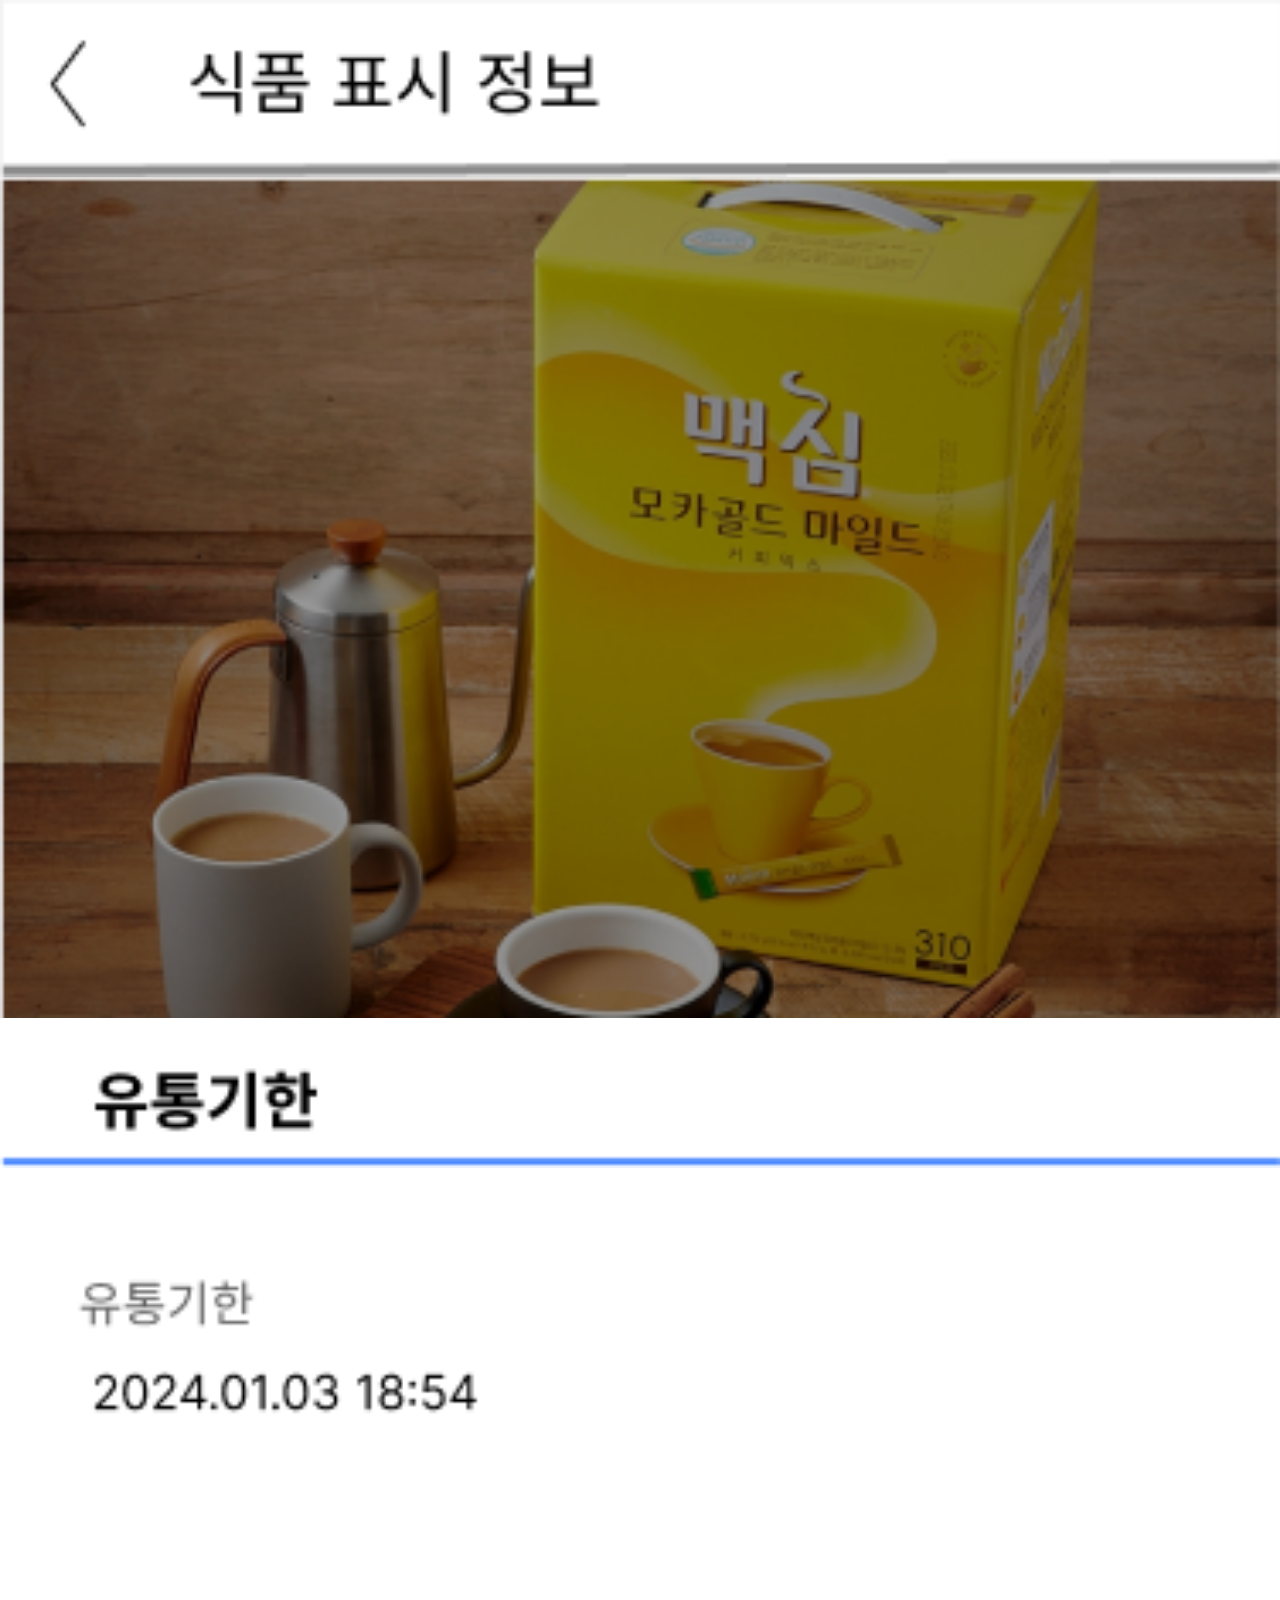
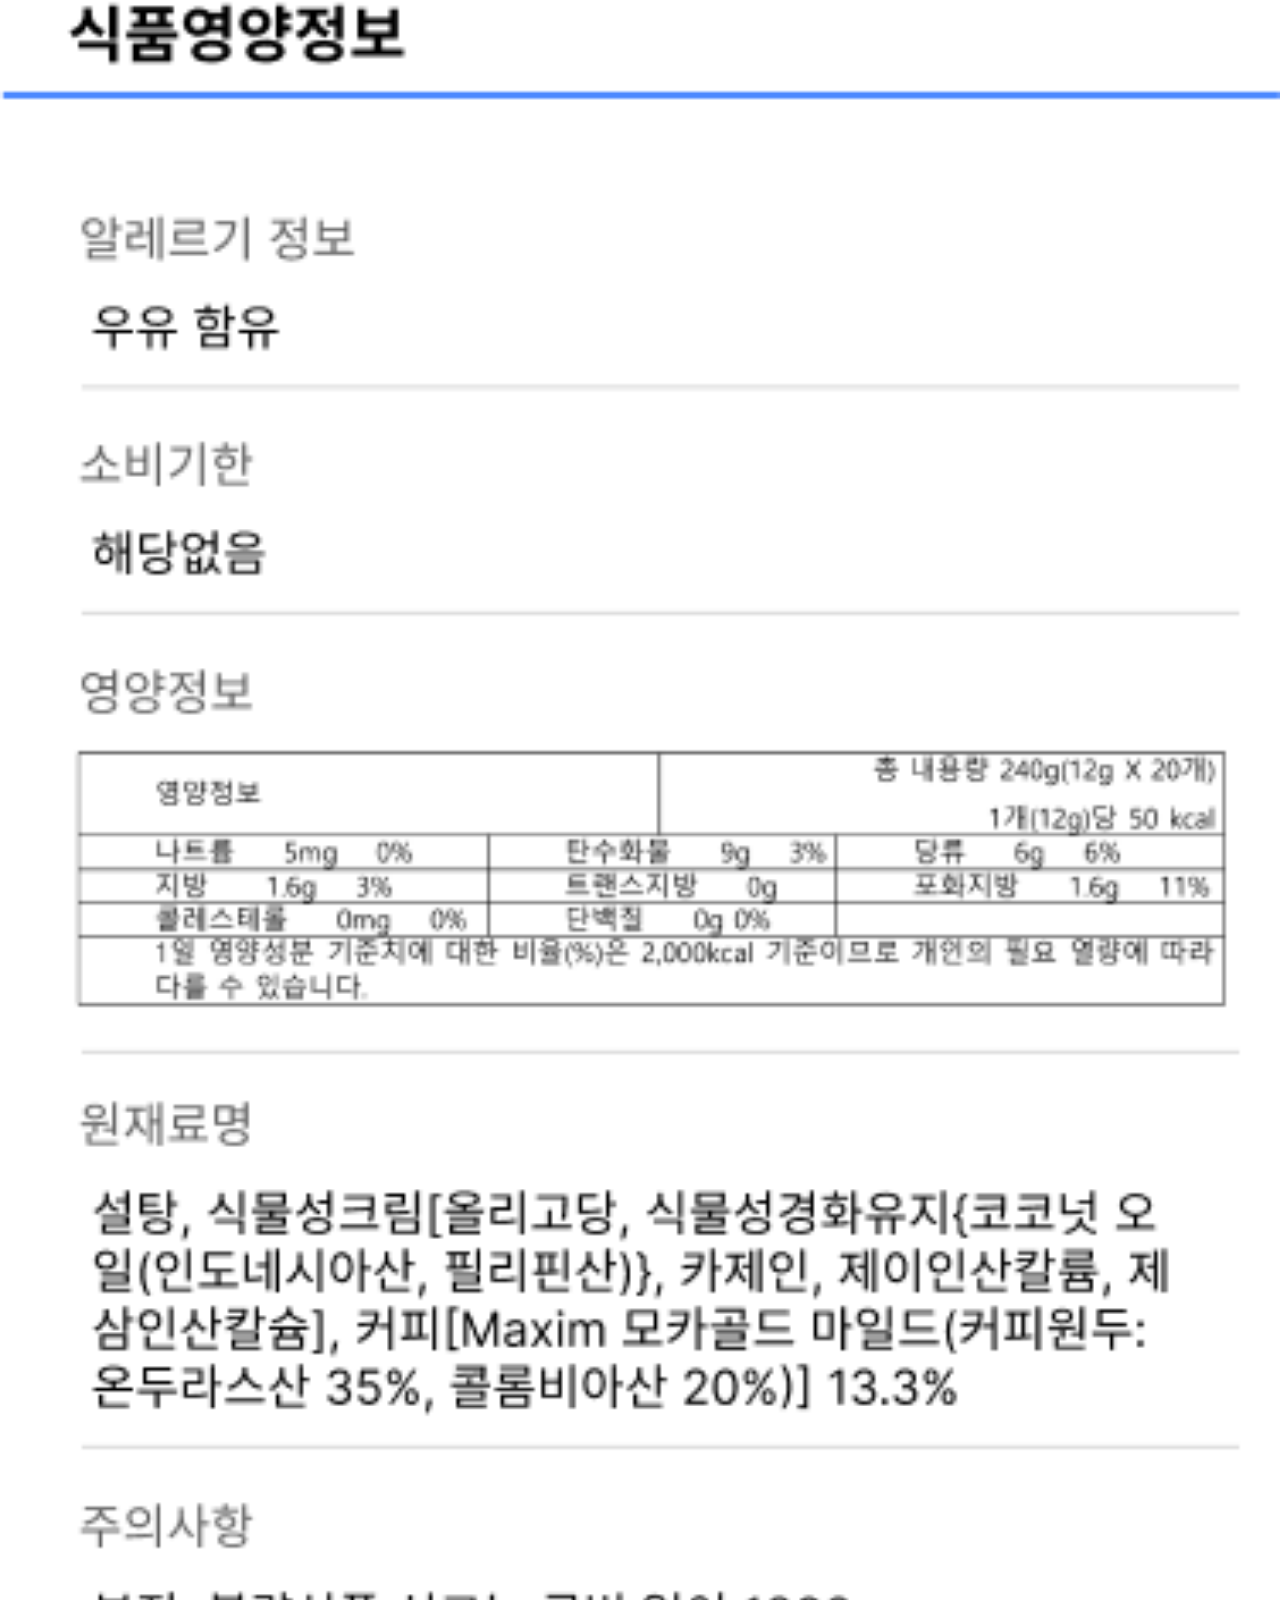
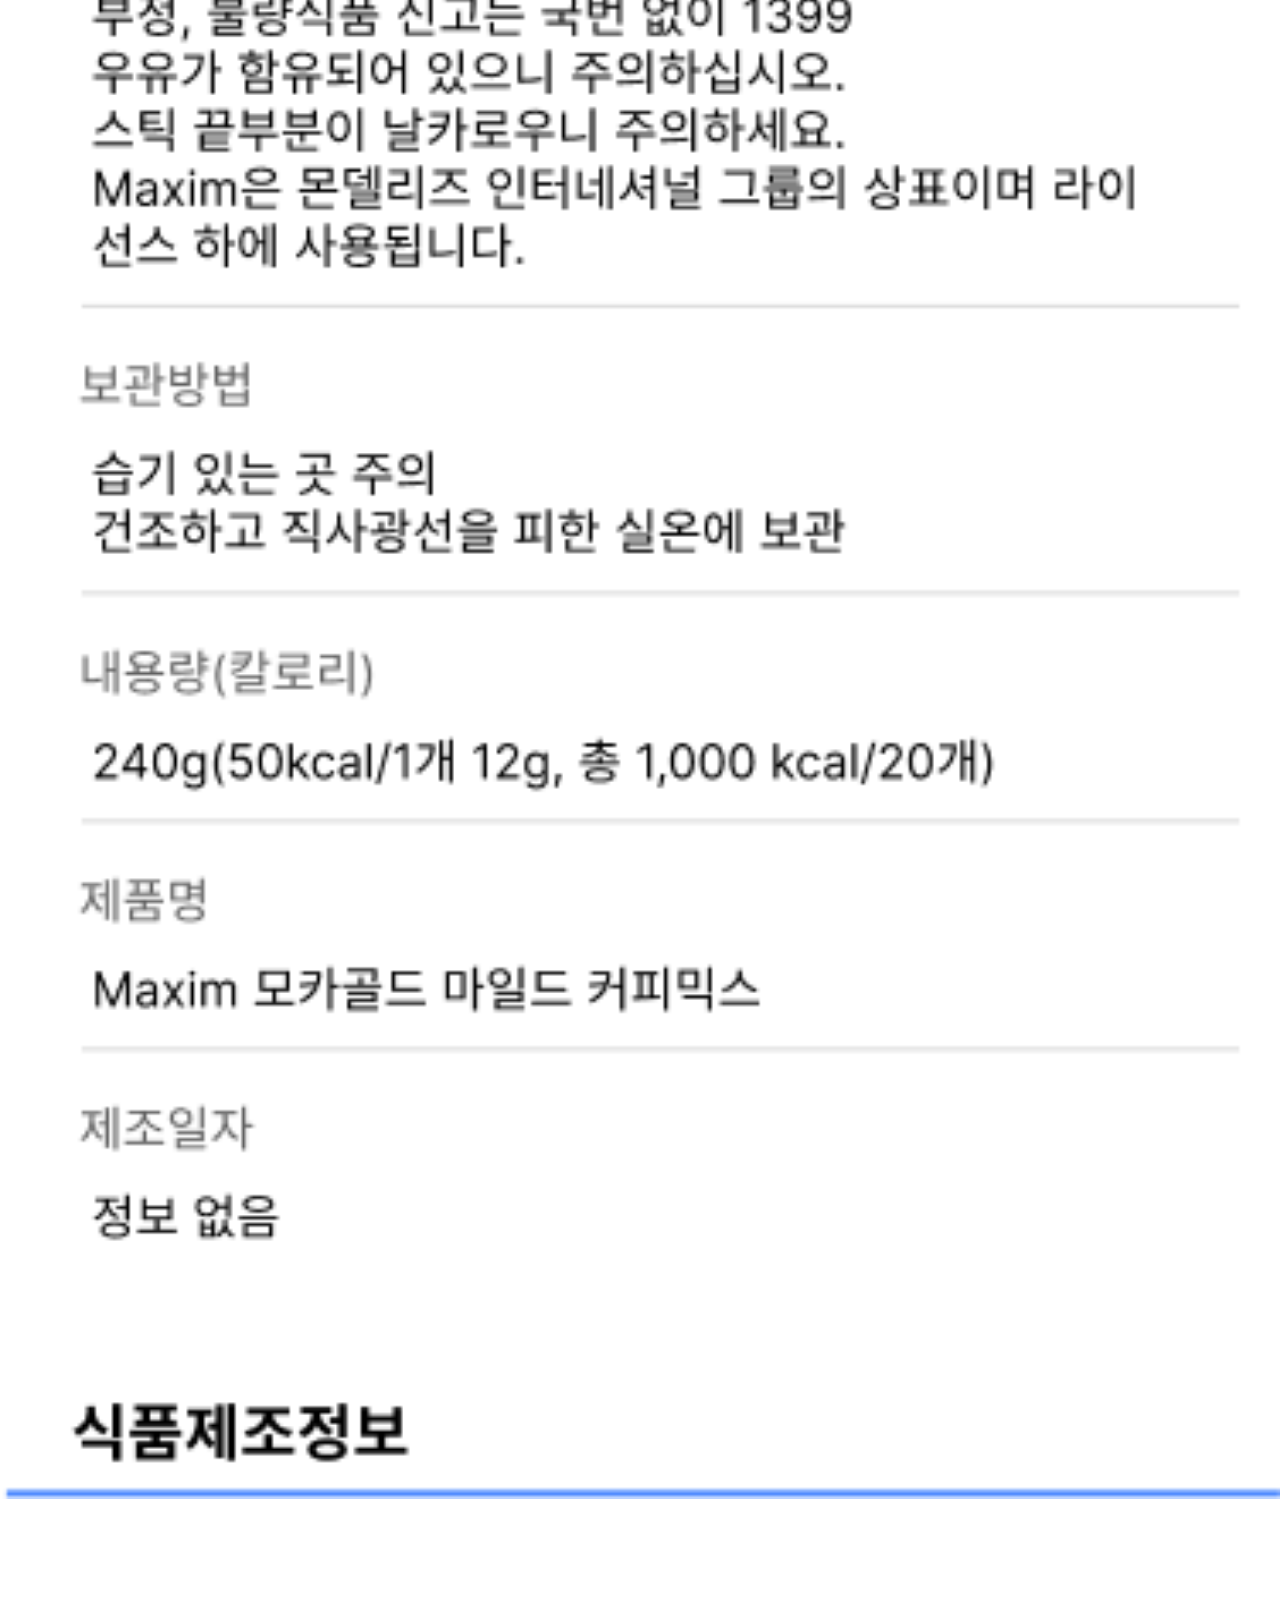
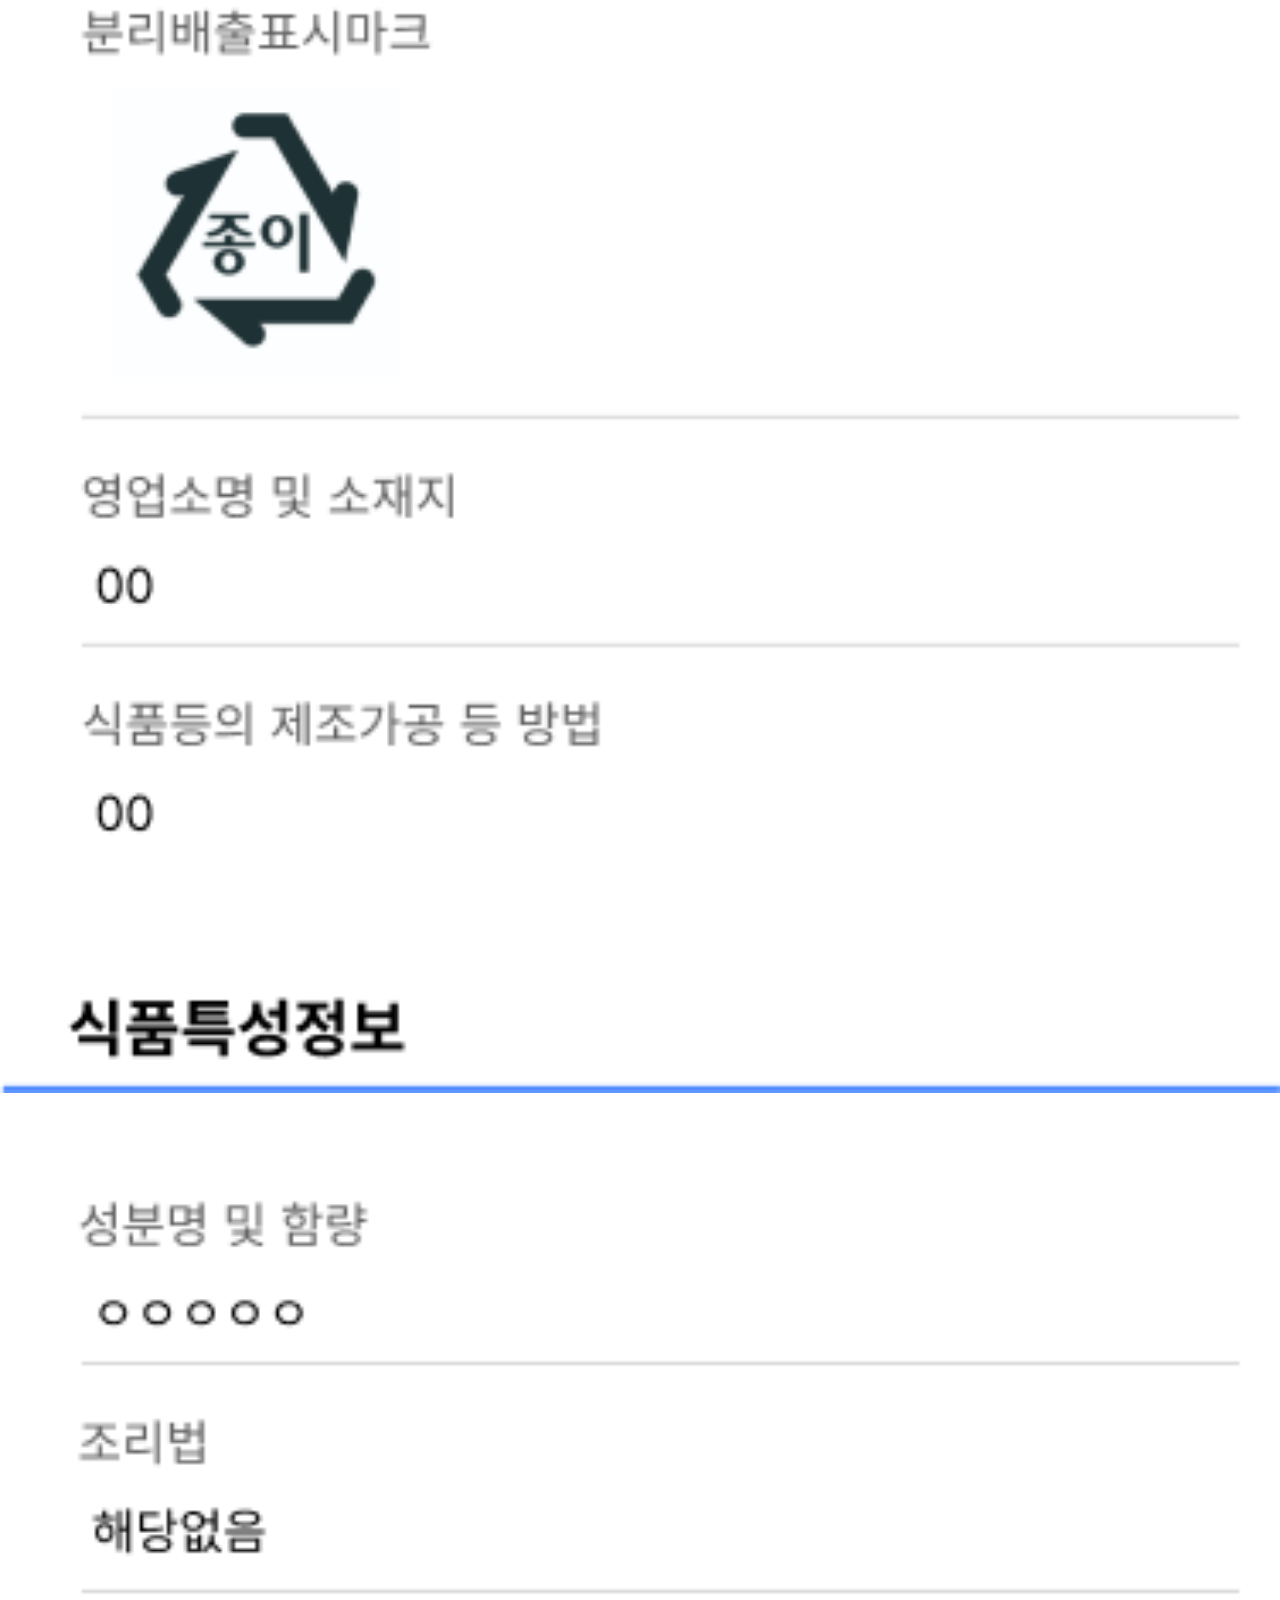
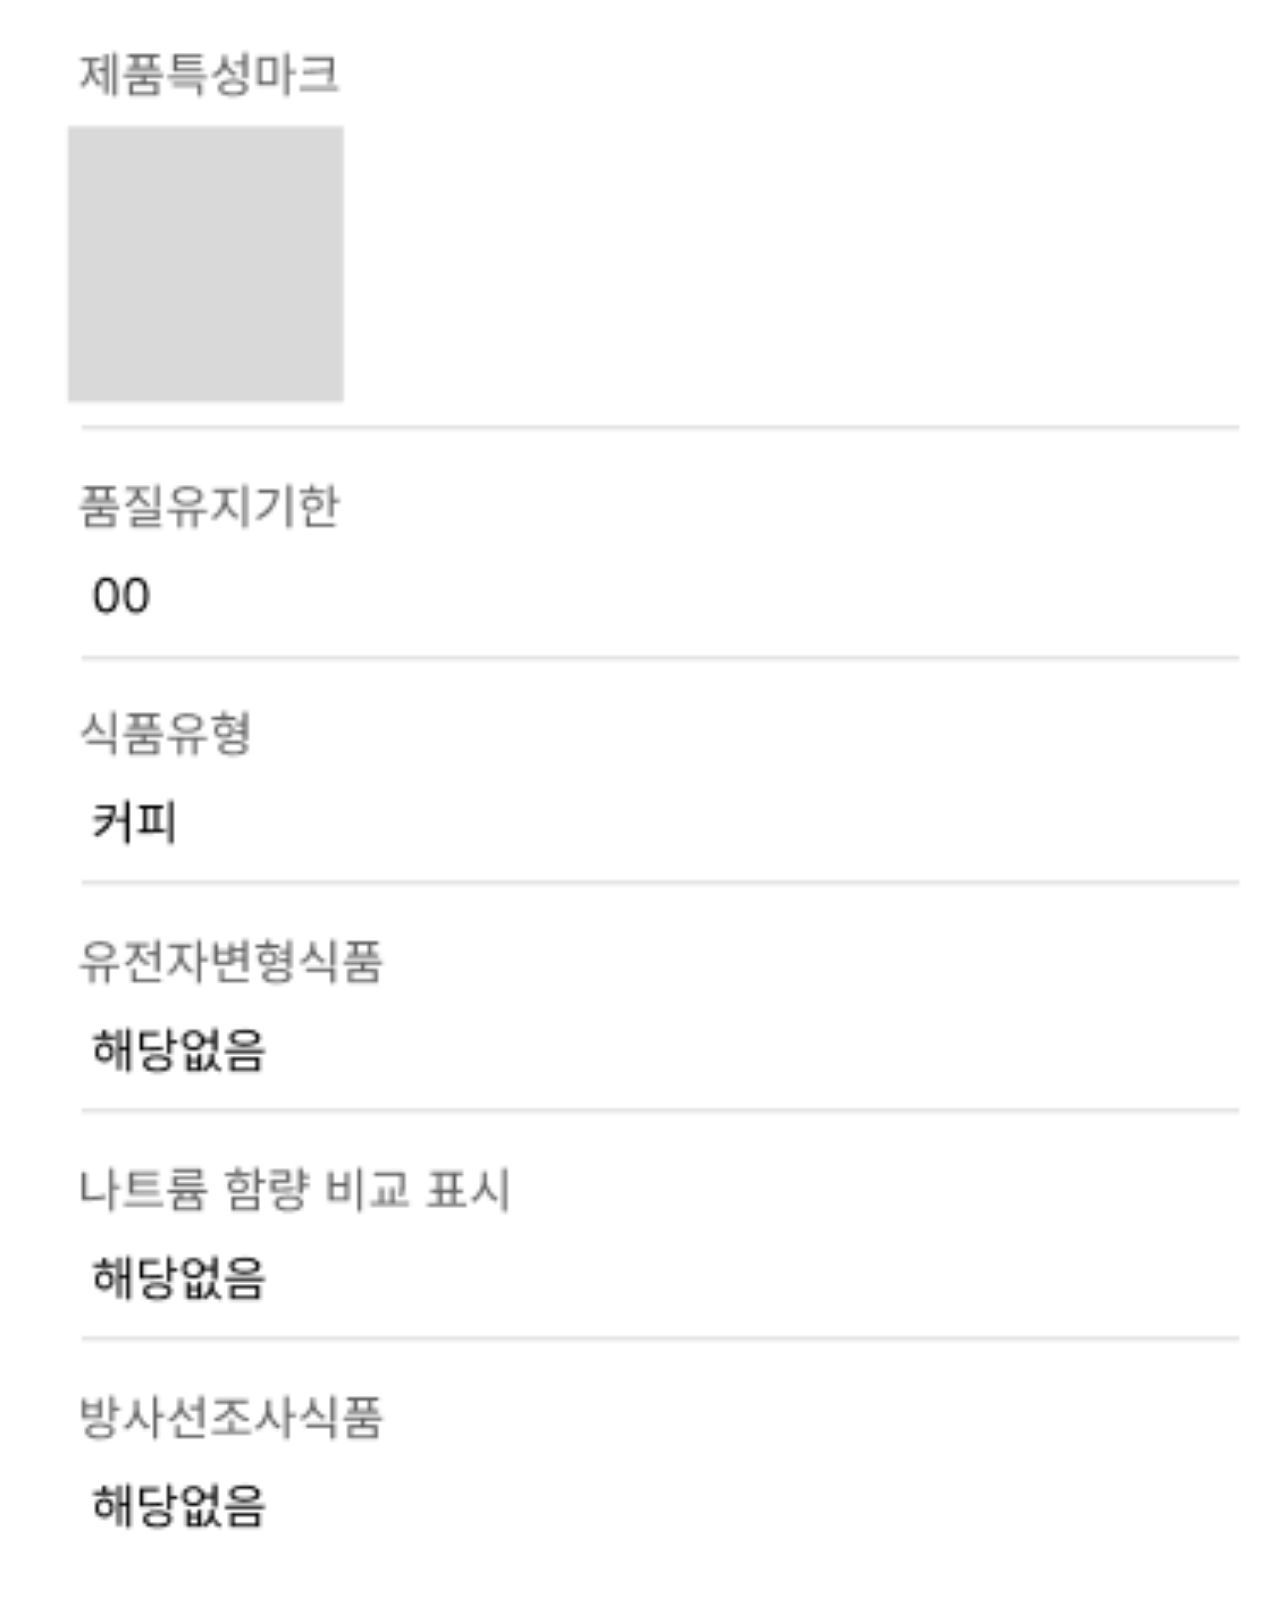
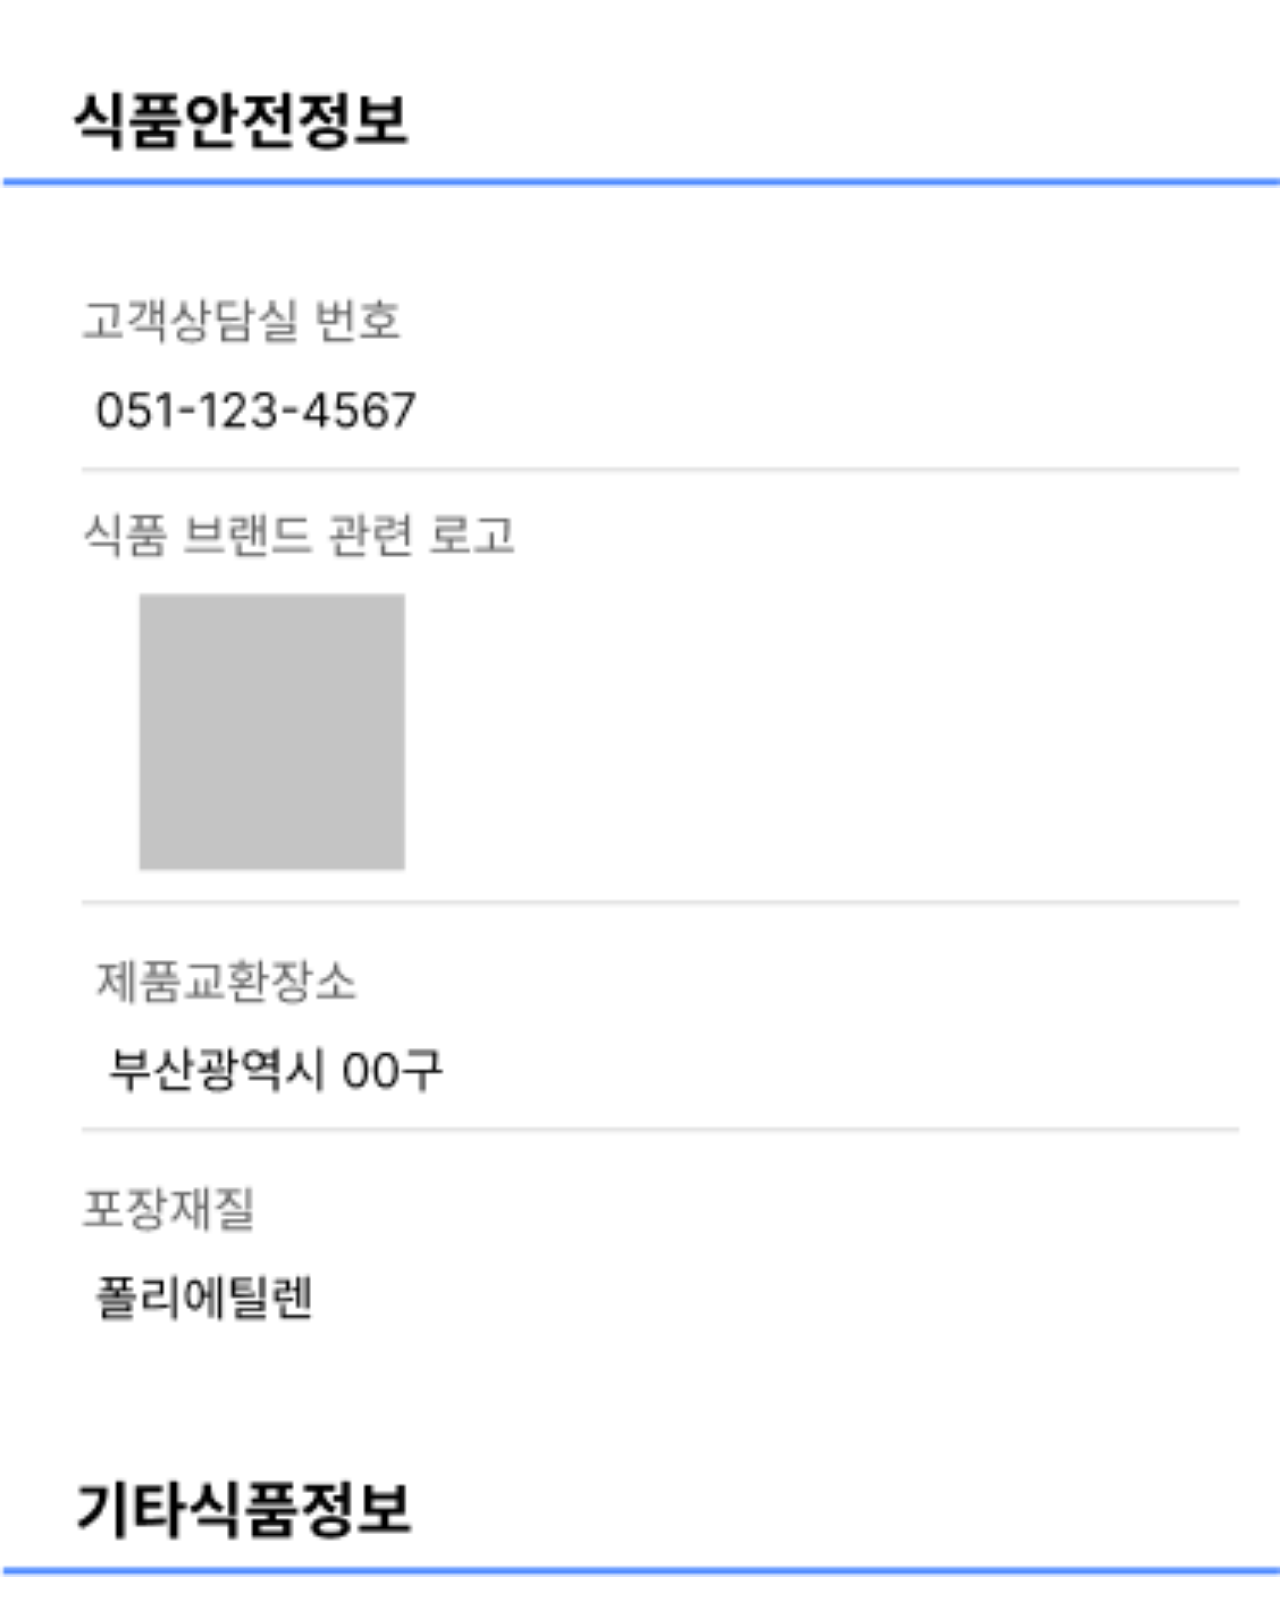
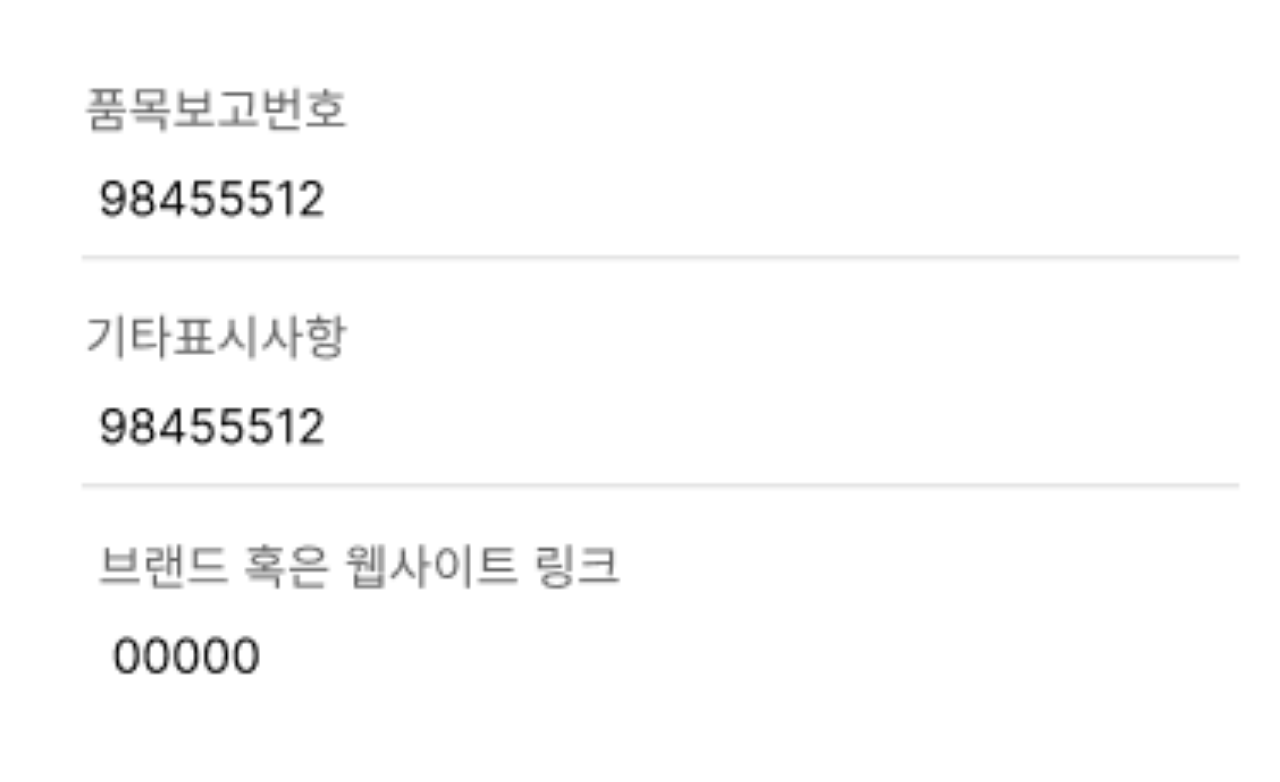
<file: index.html>
<!DOCTYPE html>
<html>
<head>
  <style>
    body {
            margin: 0;
            padding: 0;
        }
        .header-2 {
            top: 0;
            left: 0;
            width: 100%;
            height: 100%;
            display: flex;
            background-color: #f2f2f2;
        }

        .header-2 img {width: 100%;
        height:100%}

        .header-1 {
            position: relative;
            top: 0;
            left: 0;
            width: 100%;
            height: 100%;
            display: flex;
            background-color: #f2f2f2;
        }
       
        .header-1 img {width: 100%;
        height: 100%;}

    .image-list {
      display: flex;
      flex-direction: column;
      align-items: center;
    }
    .image-list img {
      width: 100%;
      height: auto;
      margin-bottom: 10px;
    }
  </style>
</head>
<body>
    <div class="header-1" onclick="openNewHTML()">
        <img src="images/Group 119.png" alt="이미지 1">
    </div>
    <div class="header-2">
        <img src="images/Group 158.png" alt="이미지 2">
    </div>

  <div class="image-list">
    <img src="images/Group 195.png" alt="이미지 3">
    <img src="images/Group 196.png" alt="이미지 4">
    <img src="images/Group 230.png" alt="이미지 4">
    <img src="images/Group 198.png" alt="이미지 5">
    <img src="images/Group 199.png" alt="이미지 6">
    <img src="images/Group 200.png" alt="이미지 7">
    <img src="images/Group 201.png" alt="이미지 8">
    <img src="images/Group 202.png" alt="이미지 4">
    <img src="images/Group 203.png" alt="이미지 4">
    <img src="images/Group 204.png" alt="이미지 4">
    <img src="images/Group 205.png" alt="이미지 4">
    <img src="images/Group 206.png" alt="이미지 4">
    <img src="images/Group 207.png" alt="이미지 4">
    <img src="images/Group 208.png" alt="이미지 4">
    <img src="images/Group 209.png" alt="이미지 4">
    <img src="images/Group 210.png" alt="이미지 4">
    <img src="images/Group 211.png" alt="이미지 4">
    <img src="images/Group 212.png" alt="이미지 4">
    <img src="images/Group 213.png" alt="이미지 4">
    <img src="images/Group 214.png" alt="이미지 4">
    <img src="images/Group 215.png" alt="이미지 4">
    <img src="images/Group 216.png" alt="이미지 4">
    <img src="images/Group 217.png" alt="이미지 4">
    <img src="images/Group 218.png" alt="이미지 4">
    <img src="images/Group 219.png" alt="이미지 4">

    <img src="images/Group 231.png" alt="이미지 4">
    <img src="images/Group 222.png" alt="이미지 4">
    <img src="images/Group 223.png" alt="이미지 4">
    <img src="images/Group 224.png" alt="이미지 4">
    <img src="images/Group 225.png" alt="이미지 4">

    <img src="images/Group 227.png" alt="이미지 4">
    <img src="images/Group 228.png" alt="이미지 4">
    <img src="images/Group 229.png" alt="이미지 4">
    <!-- 추가적인 이미지들을 이어서 나열하세요 -->
  </div>
</body>
</html>
</file>
